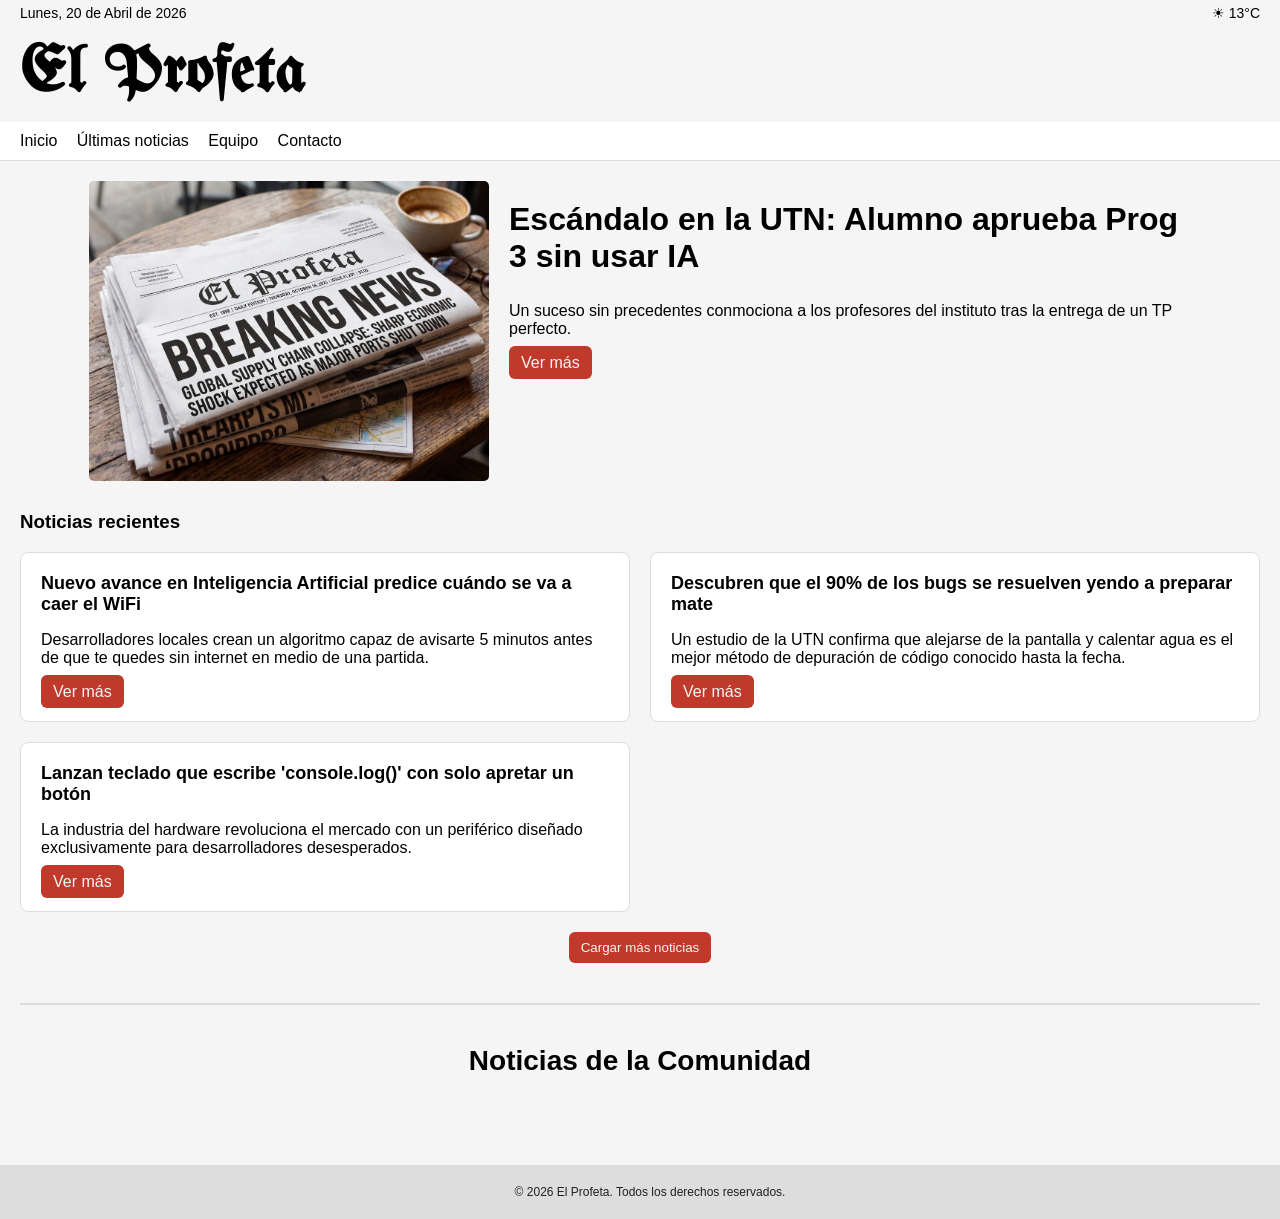
<file: index.html>
<!DOCTYPE html>
<html lang="es">
<head>
  <meta charset="UTF-8">
  <meta name="viewport" content="width=device-width, initial-scale=1.0">
  <title>El Profeta</title>
  <meta name="description" content="El Profeta - Noticias y actualidad." />
  <link rel="icon" href="./assets/favicon/profeta.png" />
  <link rel="stylesheet" href="./css/style.css">
</head>
<body>

  <div class="topbar">
    <paragraph>Lunes, 20 de Abril de 2026</paragraph>
    <paragraph>☀ 13°C</paragraph>
  </div>

  <header>
    <h1>El Profeta</h1>
  </header>

  <nav>
    <a href="#">Inicio</a>
    <a href="pages/noticias.html">Últimas noticias</a>
    <a href="pages/equipo.html">Equipo</a>
    <a href="pages/contacto.html">Contacto</a>
  </nav>

  <main>

    <section class="principal">
      <img src="./assets/img/el-profeta-stock.png" alt="Escándalo en la UTN">
      <div class="contenido">
        <h2>Escándalo en la UTN: Alumno aprueba Prog 3 sin usar IA</h2>
        <p>Un suceso sin precedentes conmociona a los profesores del instituto tras la entrega de un TP perfecto.</p>
        <a href="pages/detalle.html?id=1" class="btn">Ver más</a>
      </div>
    </section>

    <h3>Noticias recientes</h3>
    <div class="grid">
      <section class="noticias">
        <div id="contenedor-noticias"></div>
      </section>    
    </div>

    <section class="noticias">
        <div id="contenedor-noticias"></div>
        <div style="text-align: center; margin-top: 20px;">
        <button id="btn-cargar-mas" class="btn">Cargar más noticias</button>
        </div>
    </section>

    <hr style="margin: 40px 0; border: 1px solid var(--color-borde);">
    <h3 style="text-align: center; font-size: 28px;">Noticias de la Comunidad</h3>
    
    <section class="noticias">
        <div id="contenedor-noticias-usuarios" style="display: flex; flex-wrap: wrap; gap: 20px; justify-content: center;"></div>
    </section>
  </main>

  </main>

  <footer class="footer">
      <p>&copy; 2026 El Profeta. Todos los derechos reservados.</p>
  </footer>

  <script src="./js/data.js"></script>
  <script src="./js/script.js"></script>
  <script src="./js/cargar.js"></script>
</body>
</html>
</file>
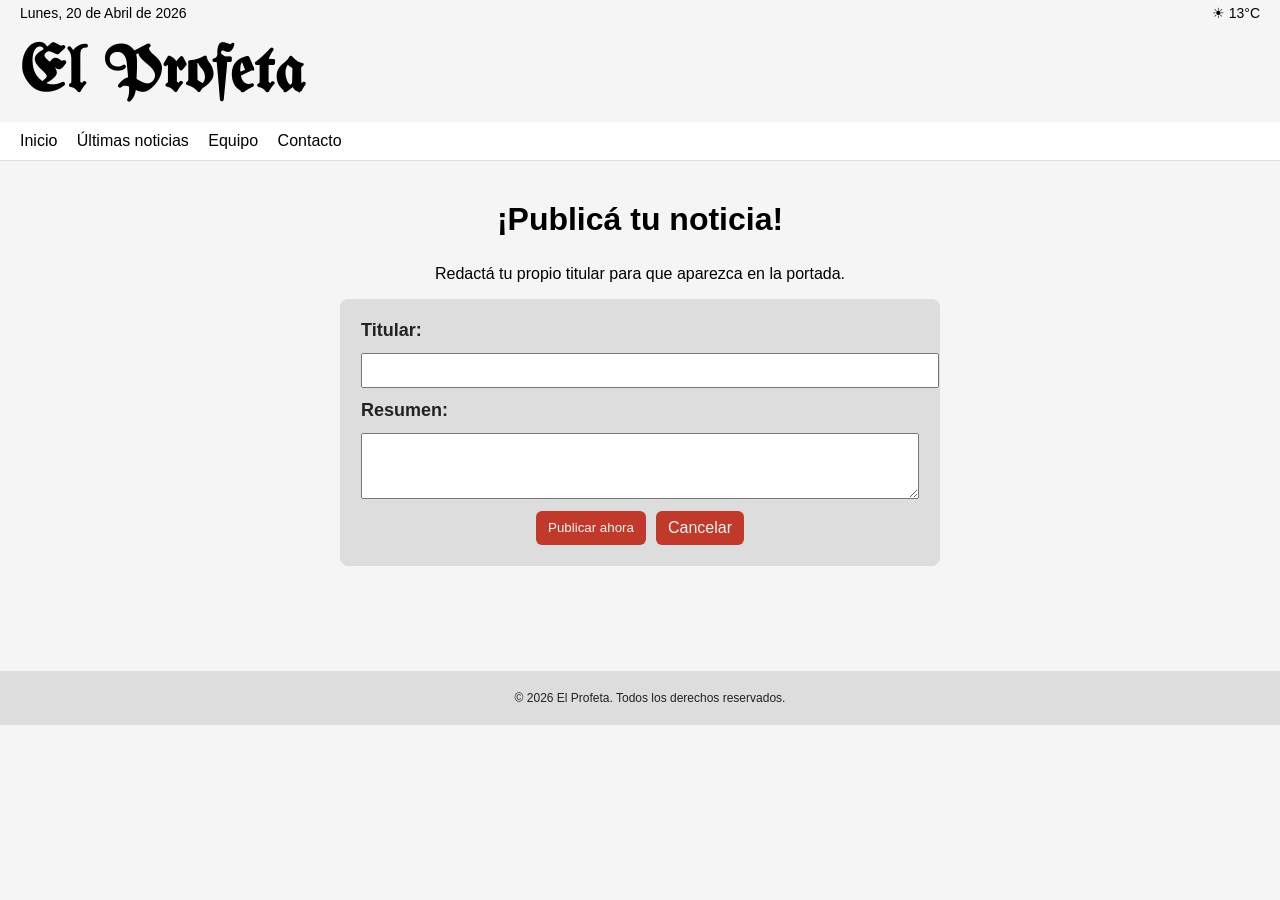
<file: pages/cargar.html>
<!DOCTYPE html>
<html lang="es">
<head>
  <meta charset="UTF-8">
  <meta name="viewport" content="width=device-width, initial-scale=1.0">
  <title>Crear Noticia - El Profeta</title>
  <meta name="description" content="El Profeta - Noticias y actualidad." />
  <link rel="stylesheet" href="../css/style.css">
  <link rel="icon" href="./assets/favicon/profeta.png" />
</head>
<body>

  <div class="topbar">
    <span>Lunes, 20 de Abril de 2026</span>
    <span>☀ 13°C</span>
  </div>

  <header>
    <h1>El Profeta</h1>
  </header>

  <nav>
    <a href="../index.html">Inicio</a>
    <a href="noticias.html">Últimas noticias</a>
    <a href="equipo.html">Equipo</a>
    <a href="contacto.html">Contacto</a>
  </nav>

  <main>
    <section class="principal">
      <div class="contenido" style="width: 100%; max-width: 600px; margin: 0 auto;">
        
        <h2 style="text-align: center;">¡Publicá tu noticia!</h2>
        <p style="text-align: center;">Redactá tu propio titular para que aparezca en la portada.</p>

        <form id="form-crear-noticia" class="card form">
          
          <label for="titulo">Titular:</label>
          <input type="text" id="titulo">
          
          <label for="resumen">Resumen:</label>
          <textarea id="resumen" rows="4"></textarea> 

          <div class="botones">
            <button type="submit" class="btn">Publicar ahora</button>
            <a href="../index.html" class="btn">Cancelar</a>
          </div>

        </form>

        <p id="mensaje-exito" style="display:none;">
          ¡Noticia publicada con éxito! Volviendo a la portada...
        </p>

      </div>
    </section>
  </main>

  <footer class="footer">
      <p>&copy; 2026 El Profeta. Todos los derechos reservados.</p>
  </footer>

  <script type="module" src="../js/cargar.js"></script>
</body>
</html>
</file>
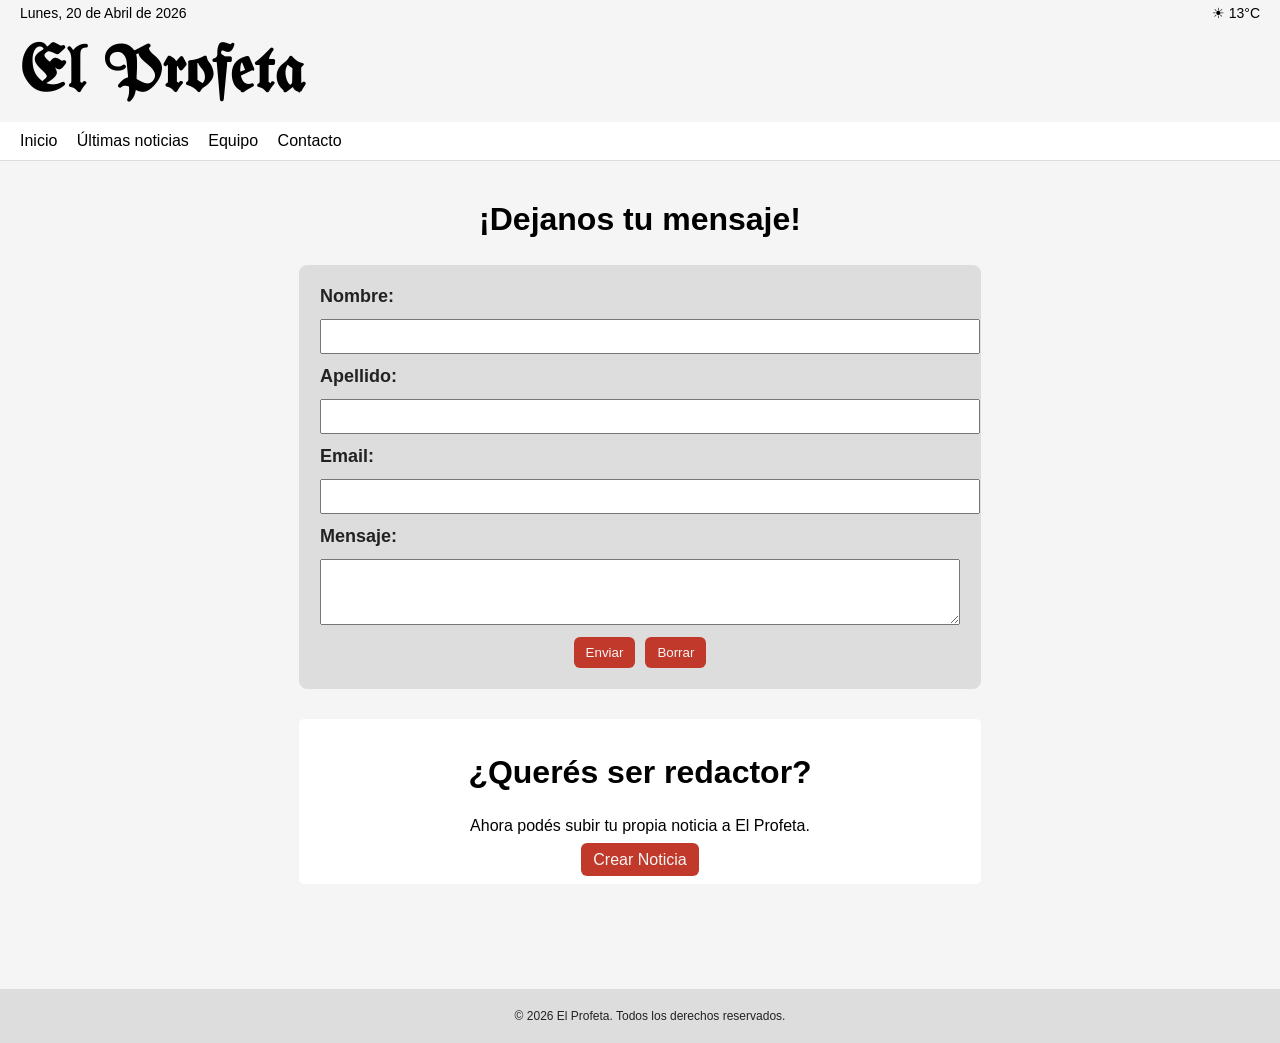
<file: pages/contacto.html>
<!DOCTYPE html>
<html lang="es">
<head>
  <meta charset="UTF-8">
  <meta name="viewport" content="width=device-width, initial-scale=1.0">
  <meta name="description" content="El Profeta - Noticias y actualidad." />
  <title>Contacto | El Profeta</title>
  <link rel="stylesheet" href="../css/style.css">
  <link rel="icon" href="../assets/favicon/profeta.png" type="image/png">
</head>
<body>

  <div class="topbar">
    <paragraph>Lunes, 20 de Abril de 2026</paragraph>
    <paragraph>☀ 13°C</paragraph>
  </div>

  <header>
    <h1>El Profeta</h1>
  </header>

  <nav>
    <a href="../index.html">Inicio</a>
    <a href="noticias.html">Últimas noticias</a>
    <a href="equipo.html">Equipo</a>
    <a href="contacto.html">Contacto</a>
  </nav>

  <main>

  <section class="principal">
    <div class="contenido">
      <h2>¡Dejanos tu mensaje!</h2>

      <form id="form-contacto" class="card form">

        <label for="nombre">Nombre:</label>
        <input type="text" id="nombre">

        <label for="apellido">Apellido:</label>
        <input type="text" id="apellido">

        <label for="email">Email:</label>
        <input type="email" id="email">

        <label for="mensaje">Mensaje:</label>
        <textarea id="mensaje" rows="4"></textarea>

        <div class="botones">
          <button type="submit", class="btn">Enviar</button>
          <button type="reset", class="btn">Borrar</button>
        </div>

      </form>

      <p id="mensaje-exito" style="display:none;">
        Mensaje enviado correctamente. ¡Gracias por contactarnos!
      </p>

      <div class="box" style="margin-top: 30px; text-align: center;">
        <h2>¿Querés ser redactor?</h2>
        <p>Ahora podés subir tu propia noticia a El Profeta.</p>
        <a href="cargar.html" class="btn">Crear Noticia</a>
    </div>

    </div>
  </section>    
</main>

<footer class="footer">
      <p>&copy; 2026 El Profeta. Todos los derechos reservados.</p>
</footer>

    <script src="../js/contacto.js"></script>
</body>
</html>
</file>
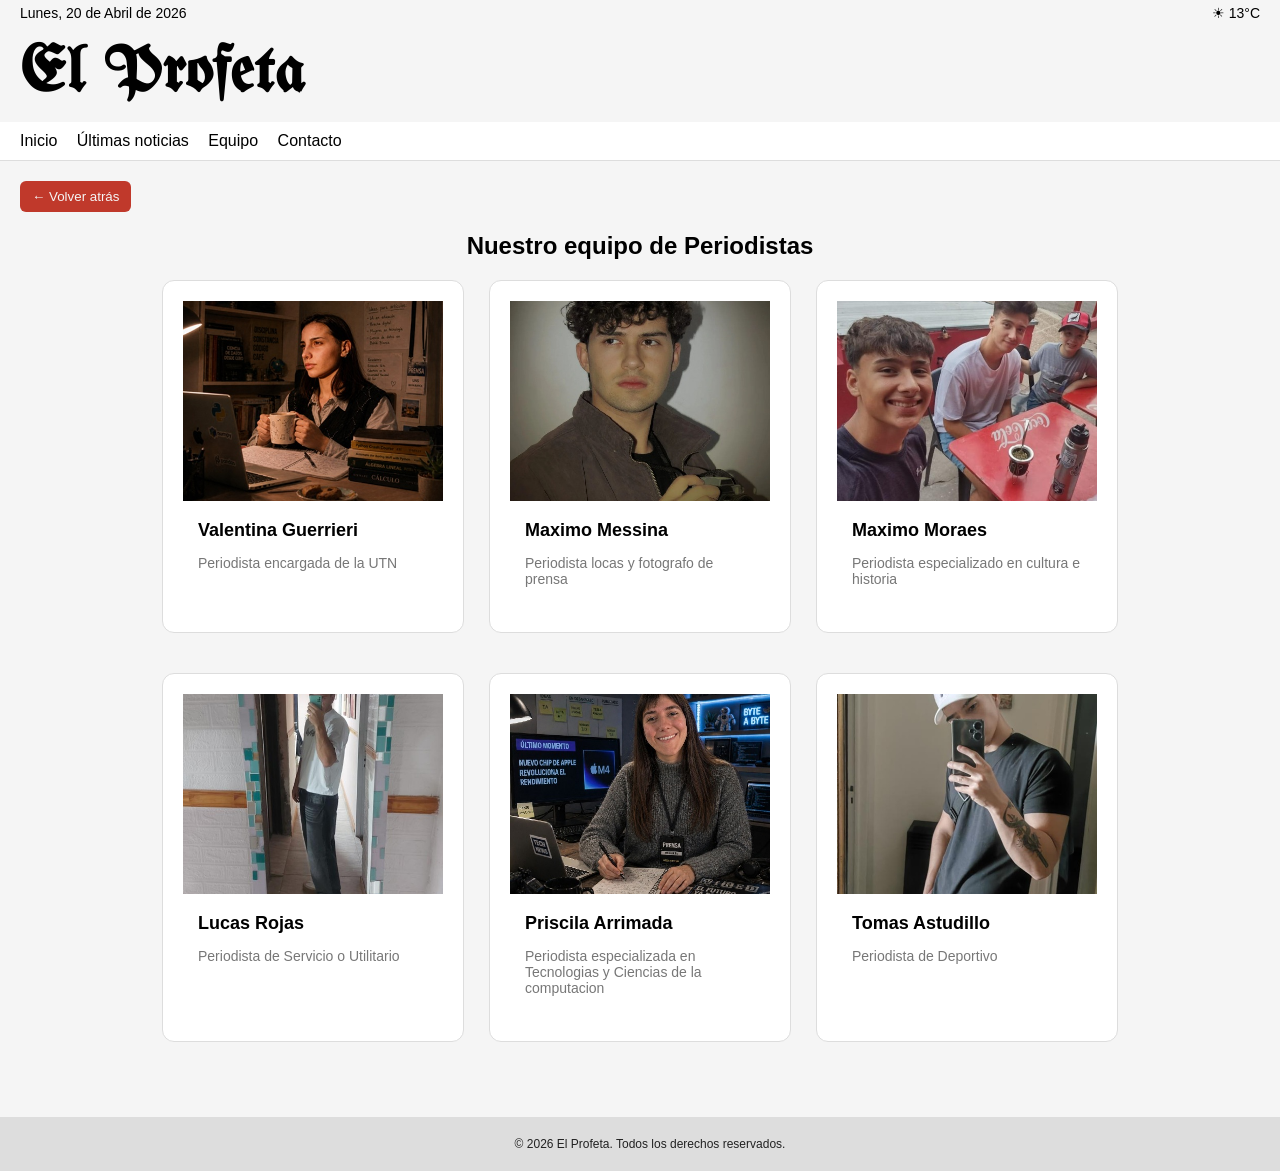
<file: pages/equipo.html>
<!DOCTYPE html>
<html lang="es">
<head>
    <meta charset="UTF-8">
    <meta name="viewport" content="width=device-width, initial-scale=1.0">
    <title>Equipo | El Profeta</title>
    <link rel="stylesheet" href="../css/style.css"> 
    <link rel="icon" href="../assets/favicon/profeta.png" type="image/png">
</head>
<body>
    <div class="topbar">
        <span>Lunes, 20 de Abril de 2026</span>
        <span>☀ 13°C</span>
    </div>

    <header>
        <h1>El Profeta</h1>
    </header>

    <nav>
        <a href="../index.html">Inicio</a> 
        <a href="noticias.html">Últimas noticias</a>
        <a href="equipo.html">Equipo</a>
        <a href="contacto.html">Contacto</a>
        
        
        
    </nav>

    <main>  
        <div style="margin-bottom: 20px;">
        <button id="boton_atras" class="btn">← Volver atrás</button>
        </div>
    
    
    <center><h2> Nuestro equipo de Periodistas</h2></center>
    <div id="contenedor-equipo"></div>
    </main>

    <footer class="footer">
      <p>&copy; 2026 El Profeta. Todos los derechos reservados.</p>
    </footer>

    <script src="../js/equipo.js"></script>
</file>
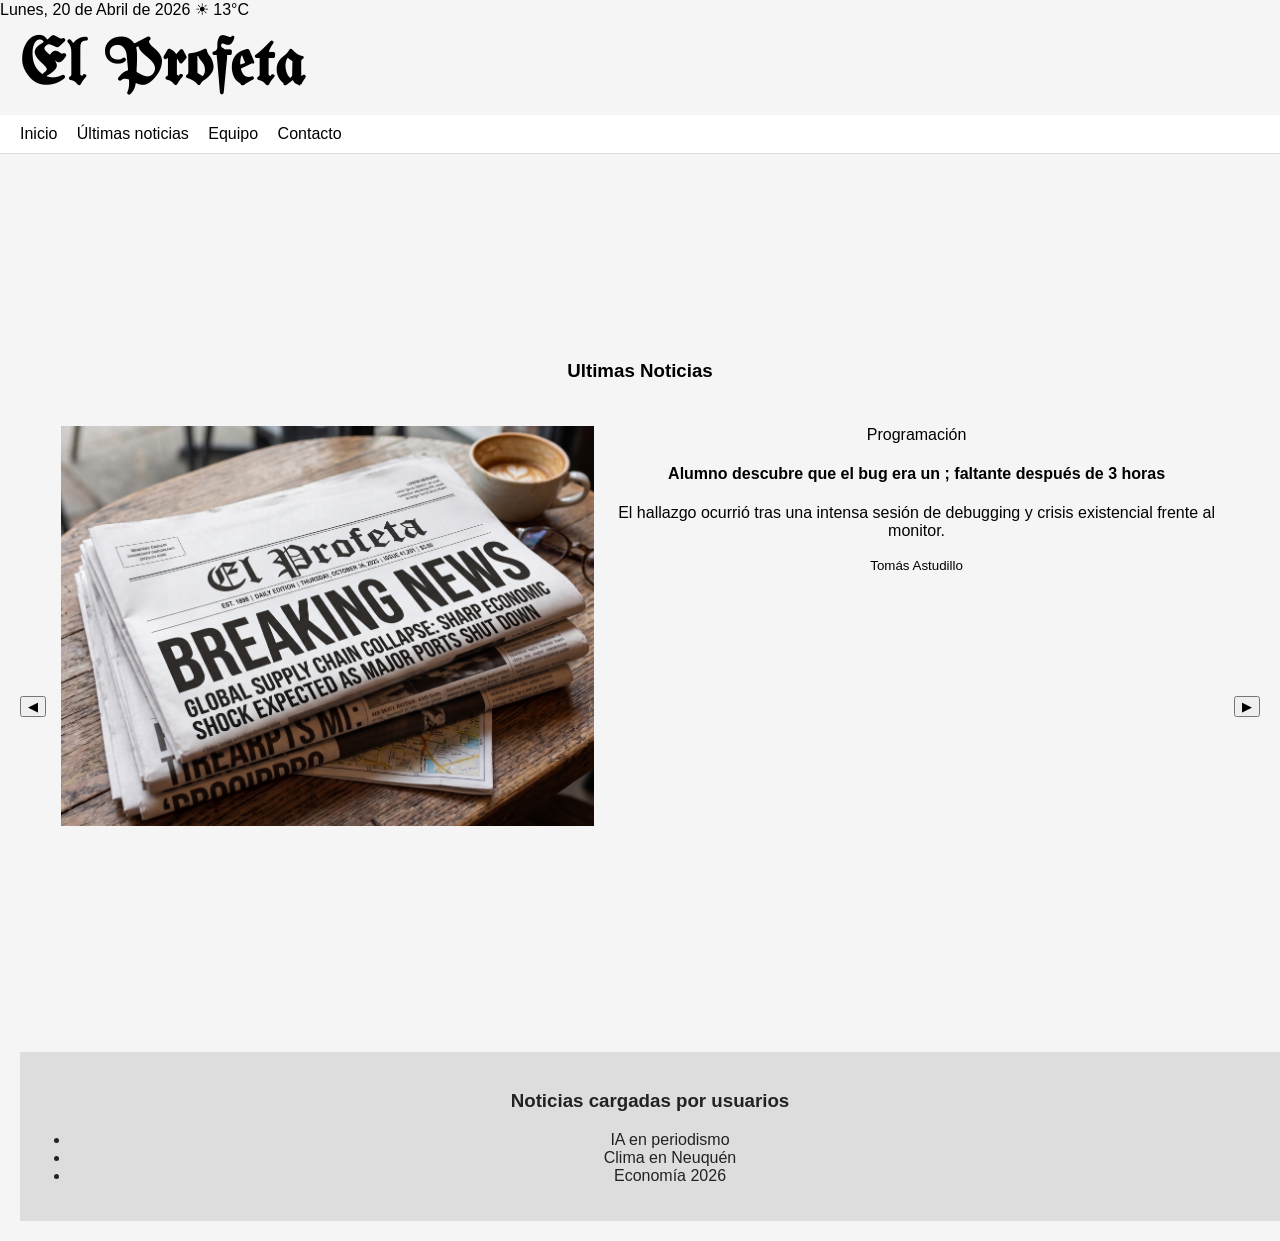
<file: pages/noticias.html>
<!DOCTYPE html>
<html lang="es">
<head>
    <meta charset="UTF-8">
    <meta name="viewport" content="width=device-width, initial-scale=1.0">
    <title>Último Momento | El Profeta</title>
    <meta name="description" content="El Profeta - Noticias y actualidad." />
    <link rel="icon" href="../assets/favicon/profeta.png" type="image/png">
    <link rel="stylesheet" href="../css/style.css">
</head>
<body>

<div class="top_bar">
    <paragraph>Lunes, 20 de Abril de 2026</paragraph>
    <paragraph>☀ 13°C</paragraph>
</div>

<header>
    <h1>El Profeta</h1>
</header>


<nav>
    <a href="../index.html">Inicio</a>
    <a href="noticias.html">Últimas noticias</a>
    <a href="equipo.html">Equipo</a>
    <a href="contacto.html">Contacto</a>
</nav>

<main>
<section class="ultimas_noticias">
    <h3>Ultimas Noticias</h3>
    <div class="mov_noticias">

        <button id="prev">◀</button>

        <div id="container_ultimas_noticias"></div>
        
        <button id="next">▶</button>

    </div>
</section>
<footer>

        <div>
        <h3>Noticias cargadas por usuarios</h3>

        <ul id="lista_usuarios">
            <li>IA en periodismo</li>
            <li>Clima en Neuquén</li>
            <li>Economía 2026</li>
        </ul>
        </div>
</footer>

</main>

<!-- SCRIPTS (orden correcto) -->
<script src="../js/data.js"></script>
<script type="module" src="../js/noticias.js"></script>

</body>
</html>
</file>
<file: css/style.css>
@import url(./components/nav.css);
@import url(./components/button.css);
@import url(./components/card.css);
@import url(./components/footer.css);
@import url(./components/grids.css);
@import url('https://fonts.googleapis.com/css2?family=UnifrakturMaguntia&display=swap');

:root {
  --color-principal: #c0392b;
  --color-fondo: #f5f5f5;
  --color-borde: #ddd;
  --color-texto: #222;
}

body {
  font-family: Arial, sans-serif;
  margin: 0;
  background: var(--color-fondo);
}

body {
  font-family: Arial, sans-serif;
  margin: 0;
  background: var(--color-fondo);
}

.topbar {
  background: var(--color-fondo);
  padding: 5px 20px;
  display: flex;
  justify-content: space-between;
  font-size: 14px;
}


header {
  display: flex;
  justify-content: space-between;
  align-items: center;
  padding: 15px 20px;
}

header h1 {
  font-family: 'UnifrakturMaguntia', 'Old English Text MT', serif;
  font-size: 4rem; 
  letter-spacing: 1px; 
  margin: 0;
}

main {
  padding: 20px;
}

.principal {
  display: flex;
  gap: 20px;
  margin-bottom: 30px;
}

.principal img {
  max-height: 350px;
  max-width: 400px;
  border-radius: 5px;
}

.principal .contenido {
  width: 55%;
}

.sidebar {
  flex: 1;
}

.box {
  background: white;
  padding: 15px;
  margin-bottom: 15px;
  border-radius: 5px;
}

input {
  width: 100%;
  padding: 8px;
}

/* ESTILOS DETALLE */

.detalle_noticia {
  display: flex;
  flex-direction: column; 
  gap: 20px; 
  background: white;
  padding: 30px;
  border-radius: 8px;
  border: 1px solid #ddd;
  max-width: 800px;
  margin: 0 auto; 
}

#titulo_noticia {
  font-family: Arial, sans-serif;
  margin: 0;
  font-size: 32px;
}

.datos_autor {
  display: flex;
  justify-content: flex-start;
  color: #666;
  font-size: 14px;
  border-bottom: 1px solid #ddd;
  padding-bottom: 10px;
}

.imagen_noticia img {
  width: 100%;
  border-radius: 5px;
}

.cuerpo {
  line-height: 1.6;
  color: #222;
}
.mov_noticias {
  position: relative;
  display: flex;
  align-items: center;
  gap: 15px;
  width: 100%;
  margin: auto;
}

#container_ultimas_noticias {
  position: relative;
  margin-top: 25px;
  margin-bottom: 15%;
  width: 100%;
  height: 400px;
}
.ultimas_noticias{
  margin-top:15%;
  text-align: center;
}
.principal{
  width: 100%;
  justify-content: center;
}
.principal h2{
  display: flex;
  align-self: start;
}
.contacto.card{
  text-align: start;
}

@media (max-width: 768px) {
  header {
    justify-content: center;
    padding: 15px 10px;
  }
  
  header h1 {
    text-align: center;
  }
  
  nav {
    display: flex;
    flex-direction: row;
    justify-content: center;
  }

  .principal {
    flex-direction: column;
  }
  
  .principal img {
    width: 100%;
    margin: 0 auto 15px auto;
  }
  
  .principal .contenido {
    width: 100%;
  }

  .grid {
    flex-direction: column;
  }

  #contenedor-noticias .card {
    width: 100%;
  }
  
  #contenedor-equipo {
    flex-direction: column;
    align-items: center;
  }
}
.principal{
  display: flex;
  justify-content: center;}

.principal .contenido h2 {
  display: flex;
  font-size: 32px;
  justify-content: center;
  margin-top: 20px;
}

.form {
  display: flex;
  flex-direction: column;
  gap: 12px;
  background: var(--color-borde);
}
.form label {
  color: var(--color-texto);
  font-weight: 600;
  font-size: 18px;
}
</file>
